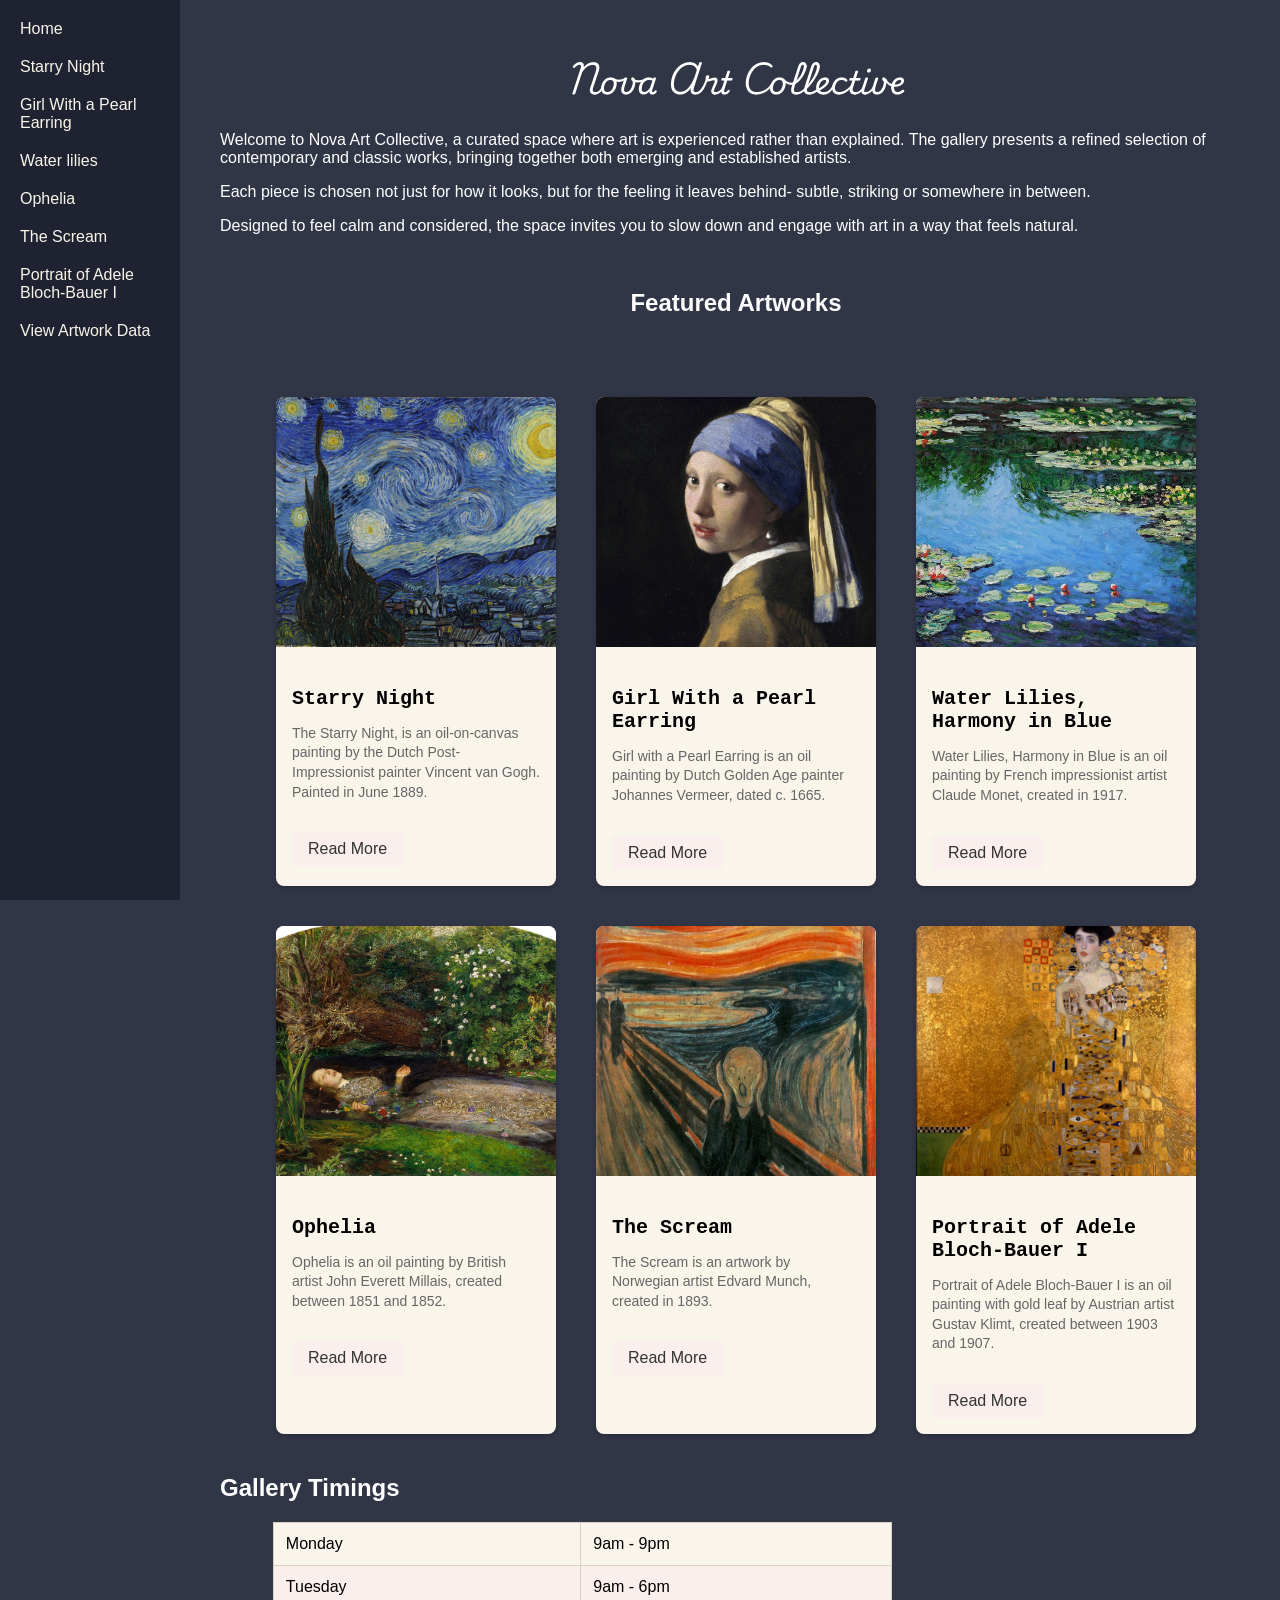
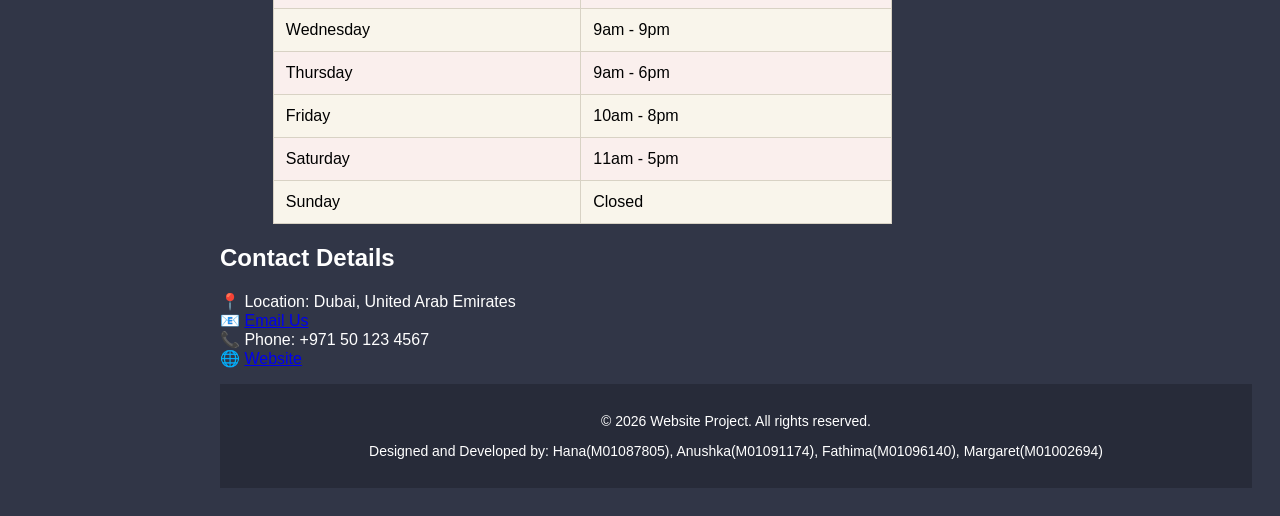
<file: index.html>
<!DOCTYPE html>
<html lang = "en">
<head> 
	<meta charset="utf-8">
	<meta name="viewport" content="width=device-width, initial-scale=1">
	<link rel="preconnect" href="https://fonts.googleapis.com">
	<link rel="preconnect" href="https://fonts.gstatic.com" crossorigin>
	<link href="https://fonts.googleapis.com/css2?family=Playwrite+IE:wght@100..400&display=swap" rel="stylesheet">
	
	<title>Nova Art Collective</title>
	<link type="text/css" rel="stylesheet" href="css_style.css">
   
</head>

<body class="main_page">

<nav class="side_bar">
	<ul>
		<li> <a href="index.html">Home</a></li>
		<li> <a href="starry-night.html">Starry Night</a></li>
		<li> <a href="girl-pearl.html">Girl With a Pearl Earring</a></li>
		<li> <a href="water-lilies.html"> Water lilies</a></li>
		<li> <a href="ophelia.html"> Ophelia</a></li>
		<li> <a href="scream.html"> The Scream</a></li>
		<li> <a href="klimt.html"> Portrait of Adele Bloch-Bauer I</a></li>
		<li> <a href="artworks.xml"> View Artwork Data</a></li>
	</ul>
</nav>

<h1 style="text-align: center;">Nova Art Collective</h1>

<p>Welcome to Nova Art Collective, a curated space where art is experienced rather than explained. The gallery presents a refined selection of contemporary and classic works, bringing together both emerging and established artists.</p>
<p>Each piece is chosen not just for how it looks, but for the feeling it leaves behind- subtle, striking or somewhere in between.</p>

<p>Designed to feel calm and considered, the space invites you to slow down and engage with art in a way that feels natural.</p>

<br>
<h2 style="text-align: center;">Featured Artworks</h2>

    
	<div class="artwork-box">
		<!-- Artwork 1 -->
		<div class="box">
			<img src="Starry_Night.jpg">
			<div class="box-content">
				<h3> Starry Night</h3>
				<p>The Starry Night, is an oil-on-canvas painting by the Dutch Post-Impressionist painter Vincent van Gogh. 
				 Painted in June 1889.</p>
                <a href="starry-night.html" class="btn">Read More</a> 
			</div>
		</div>
		<!-- Artwork 2 -->
		<div class="box">
			<img src="Girl_with_a_Pearl_Earring.jpg">
			<div class="box-content">
				<h3> Girl With a Pearl Earring</h3>
				<p>Girl with a Pearl Earring is an oil painting by Dutch Golden Age painter Johannes Vermeer, dated c. 1665.</p>
				<a href="girl-pearl.html" class="btn">Read More</a>
			</div>
		</div>
		<!-- Artwork 3 -->
		<div class="box">
			<img src="water-lilies-harmony-in-blue.jpg">
			<div class="box-content">
				<h3>Water Lilies, Harmony in Blue</h3>
				<p>Water Lilies, Harmony in Blue is an oil painting by French impressionist artist Claude Monet, created in 1917.</p>
				<a href="water-lilies.html" class="btn">Read More</a>
			</div>
		</div>
		<!-- Artwork 4 -->
		<div class="box">
			<img src="John_Everett_Millais_-_Ophelia.jpg">
			<div class="box-content">
				<h3>Ophelia</h3>
				<p>Ophelia is an oil painting by British artist John Everett Millais, created between 1851 and 1852.</p>
				<a href="ophelia.html" class="btn">Read More</a>
			</div>
		</div>
		<!-- Artwork 5 -->
		<div class="box">
			<img src="The_Scream.jpg">
			<div class="box-content">
				<h3>The Scream</h3>
				<p>The Scream is an artwork by Norwegian artist Edvard Munch, created in 1893.</p>
				<a href="scream.html" class="btn">Read More</a>
			</div>
		</div>
		<!-- Artwork 6 -->
		<div class="box">
			<img src="Gustav_Klimt.jpg">
			<div class="box-content">
				<h3>Portrait of Adele Bloch-Bauer I</h3>
				<p>Portrait of Adele Bloch-Bauer I is an oil painting with gold leaf by Austrian artist Gustav Klimt, created between 1903 and 1907.</p>
				<a href="klimt.html" class="btn">Read More</a>
			</div>
		</div>
	</div>        
	


<h2>Gallery Timings</h2>
<table class="timings">

<tr>
    <td>Monday</td>
    <td>9am - 9pm</td>
</tr>

<tr>
    <td>Tuesday</td>
    <td>9am - 6pm</td>
</tr>

<tr>
    <td>Wednesday</td>
    <td>9am - 9pm</td>
</tr>

<tr>
    <td>Thursday</td>
    <td>9am - 6pm</td>
</tr>

<tr>
    <td>Friday</td>
    <td>10am - 8pm</td>
</tr>

<tr>
    <td>Saturday</td>
    <td>11am - 5pm</td>
</tr>

<tr>
    <td>Sunday</td>
    <td>Closed</td>
</tr>
</table>


<h2>Contact Details</h2>

<p>
📍 Location: Dubai, United Arab Emirates <br>
📧 <a href="mailto:name@domain.com">Email Us</a> <br>
📞 Phone: +971 50 123 4567 <br>
🌐 <a href="https://www.NovaArtCollective.com">Website</a>
</p>
<footer>
	<p>&copy; 2026 Website Project. All rights reserved.</p>
	<p>Designed and Developed by: Hana(M01087805), Anushka(M01091174), Fathima(M01096140), Margaret(M01002694)</p>
</footer>	

</body>
</html>
</file>
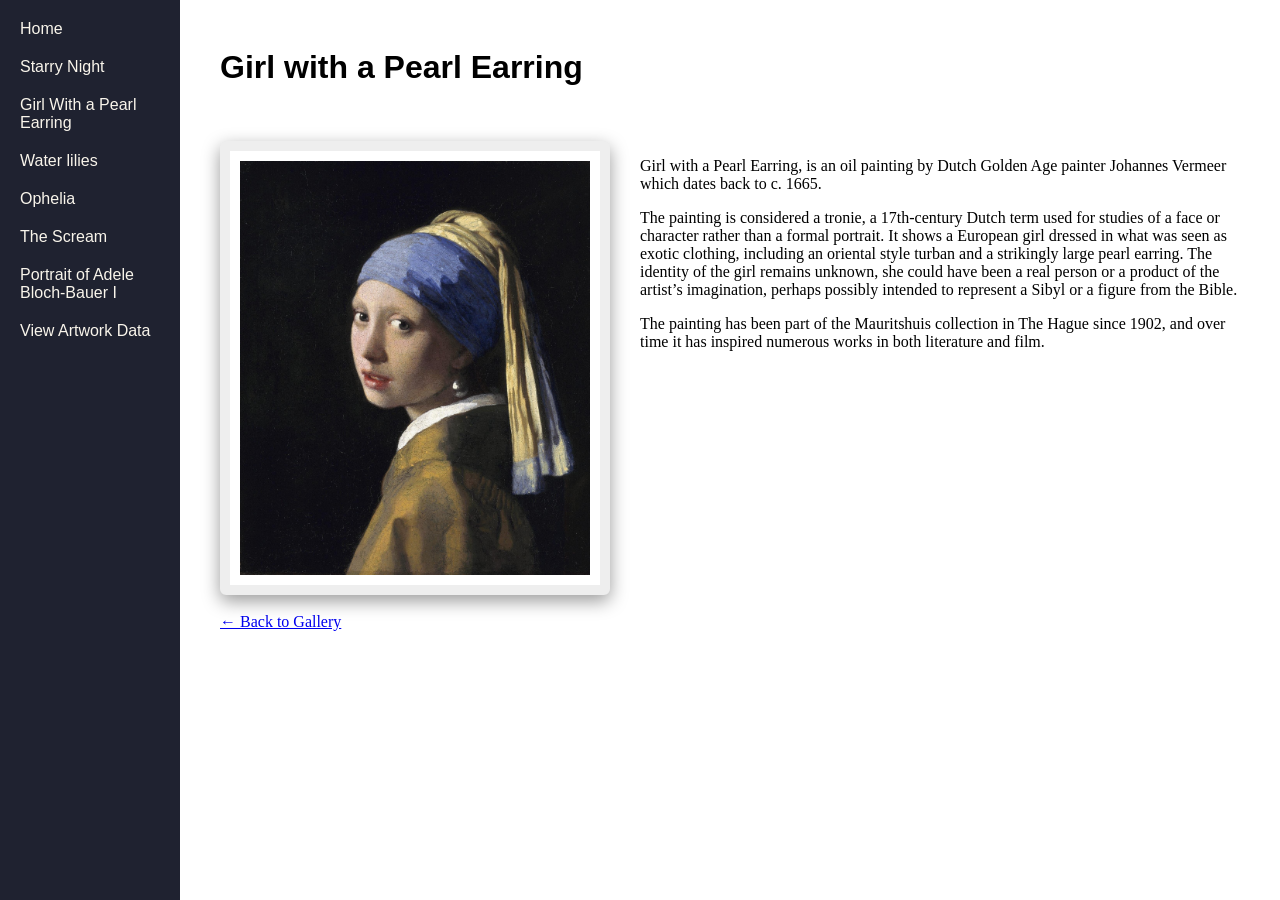
<file: girl-pearl.html>
<!DOCTYPE html>
<html lang = "en">
<html>
<head> 
	<meta charset="utf-8">
	<meta name="viewport" content="width=device-width, initial-scale=1">
	<link rel="preconnect" href="https://fonts.googleapis.com">
	<link rel="preconnect" href="https://fonts.gstatic.com" crossorigin>
	<link href="https://fonts.googleapis.com/css2?family=Playwrite+IE:wght@100..400&display=swap" rel="stylesheet">
	
    <title>Girl with a Pearl Earring, Nova Art Collective</title>
	<link type="text/css" rel="stylesheet" href="css_style.css">
</head>

<body class="girl_pearl">

<nav class="side_bar">
	<ul>
		<li> <a href="index.html">Home</a></li>
		<li> <a href="starry-night.html">Starry Night</a></li>
		<li> <a href="girl-pearl.html">Girl With a Pearl Earring</a></li>
		<li> <a href="water-lilies.html"> Water lilies</a></li>
		<li> <a href="ophelia.html"> Ophelia</a></li>
		<li> <a href="scream.html"> The Scream</a></li>
		<li> <a href="klimt.html"> Portrait of Adele Bloch-Bauer I</a></li>
		<li> <a href="artworks.xml"> View Artwork Data</a></li>
	</ul>
</nav>

<h1>Girl with a Pearl Earring</h1>

<div class= "art_container">
	<img src="Girl_with_a_Pearl_Earring.jpg" width="300">
	<div class = "description">
		<p>Girl with a Pearl Earring, is an oil painting by Dutch Golden Age painter Johannes Vermeer which dates back to c. 1665. </p> 

		<p>The painting is considered a tronie, a 17th-century Dutch term used for studies of a face or character rather than a formal portrait. It shows a European girl dressed in what was seen as exotic clothing, including an oriental style turban and a strikingly large pearl earring. The identity of the girl remains unknown, she could have been a real person or a product of the artist’s imagination, perhaps possibly intended to represent a Sibyl or a figure from the Bible. </p>

		<p>The painting has been part of the Mauritshuis collection in The Hague since 1902, and over time it has inspired numerous works in both literature and film.</p>
	</div>
</div>
<br>
<a href="index.html">← Back to Gallery</a>

</body>
</html>
</file>
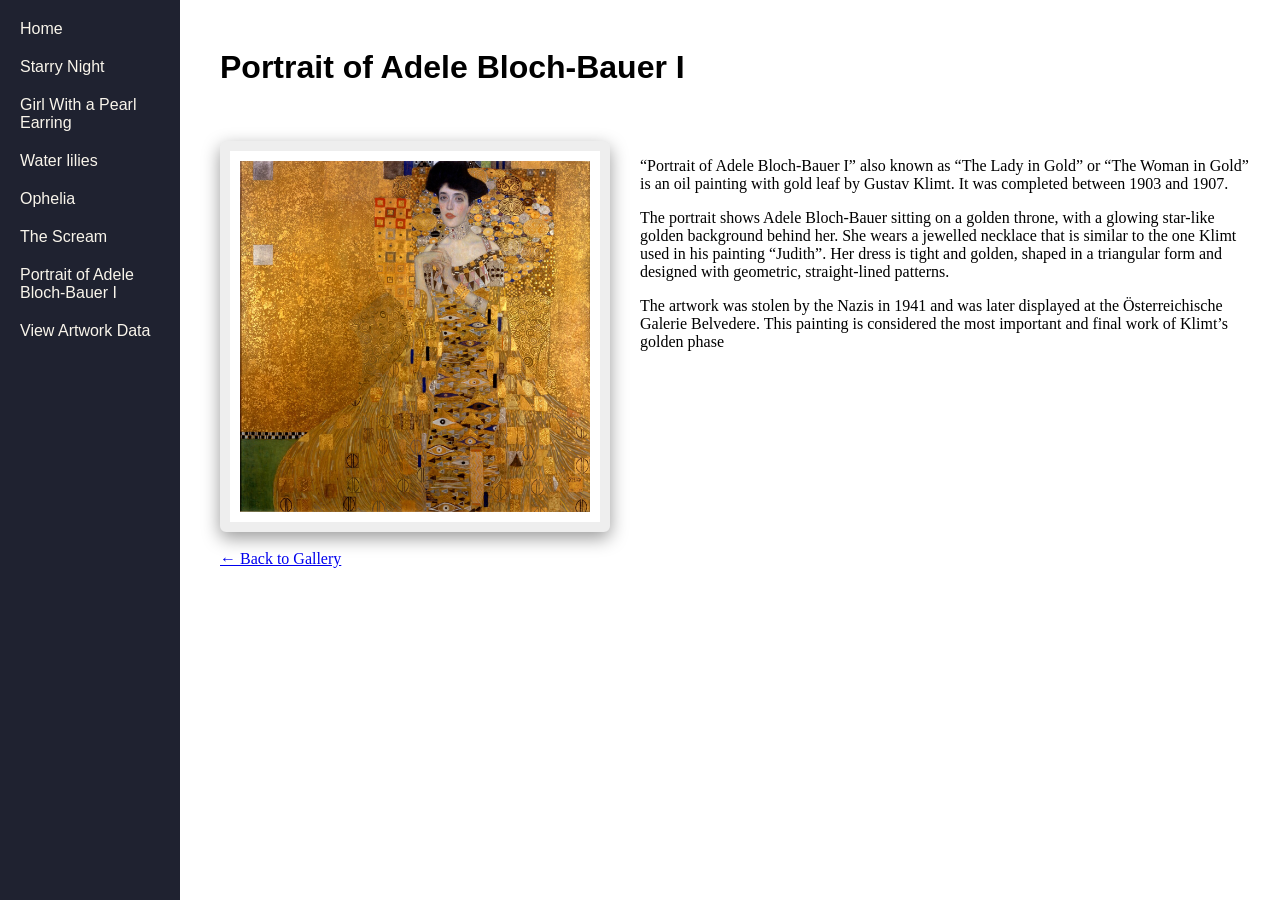
<file: klimt.html>
<!DOCTYPE html>
<html lang = "en">
<html>
<head> 
	<meta charset="utf-8">
	<meta name="viewport" content="width=device-width, initial-scale=1">
	<link rel="preconnect" href="https://fonts.googleapis.com">
	<link rel="preconnect" href="https://fonts.gstatic.com" crossorigin>
	<link href="https://fonts.googleapis.com/css2?family=Playwrite+IE:wght@100..400&display=swap" rel="stylesheet">
	
    <title>Portrait of Adele Bloch-Bauer I, Nova Art Collective</title>
	<link type="text/css" rel="stylesheet" href="css_style.css">
</head>

<body class="adele">

<nav class="side_bar">
	<ul>
		<li> <a href="index.html">Home</a></li>
		<li> <a href="starry-night.html">Starry Night</a></li>
		<li> <a href="girl-pearl.html">Girl With a Pearl Earring</a></li>
		<li> <a href="water-lilies.html"> Water lilies</a></li>
		<li> <a href="ophelia.html"> Ophelia</a></li>
		<li> <a href="scream.html"> The Scream</a></li>
		<li> <a href="klimt.html"> Portrait of Adele Bloch-Bauer I</a></li>
		<li> <a href="artworks.xml"> View Artwork Data</a></li>
	</ul>
</nav>

<h1>Portrait of Adele Bloch-Bauer I</h1>

<div class= "art_container">
	<img src="Gustav_Klimt.jpg" width="300">
	<div class = "description">
		<p>“Portrait of Adele Bloch-Bauer I” also known as “The Lady in Gold” or “The Woman in Gold” is an oil painting with gold leaf by Gustav Klimt. It was completed between 1903 and 1907. </p>

		<p>The portrait shows Adele Bloch-Bauer sitting on a golden throne, with a glowing star-like golden background behind her. She wears a jewelled necklace that is similar to the one Klimt used in his painting “Judith”. Her dress is tight and golden, shaped in a triangular form and designed with geometric, straight-lined patterns.</p>
		   
		<p>The artwork was stolen by the Nazis in 1941 and was later displayed at the Österreichische Galerie Belvedere. This painting is considered the most important and final work of Klimt’s golden phase</p>
	</div>
</div>
<br>
<a href="index.html">← Back to Gallery</a>

</body>
</html>
</file>
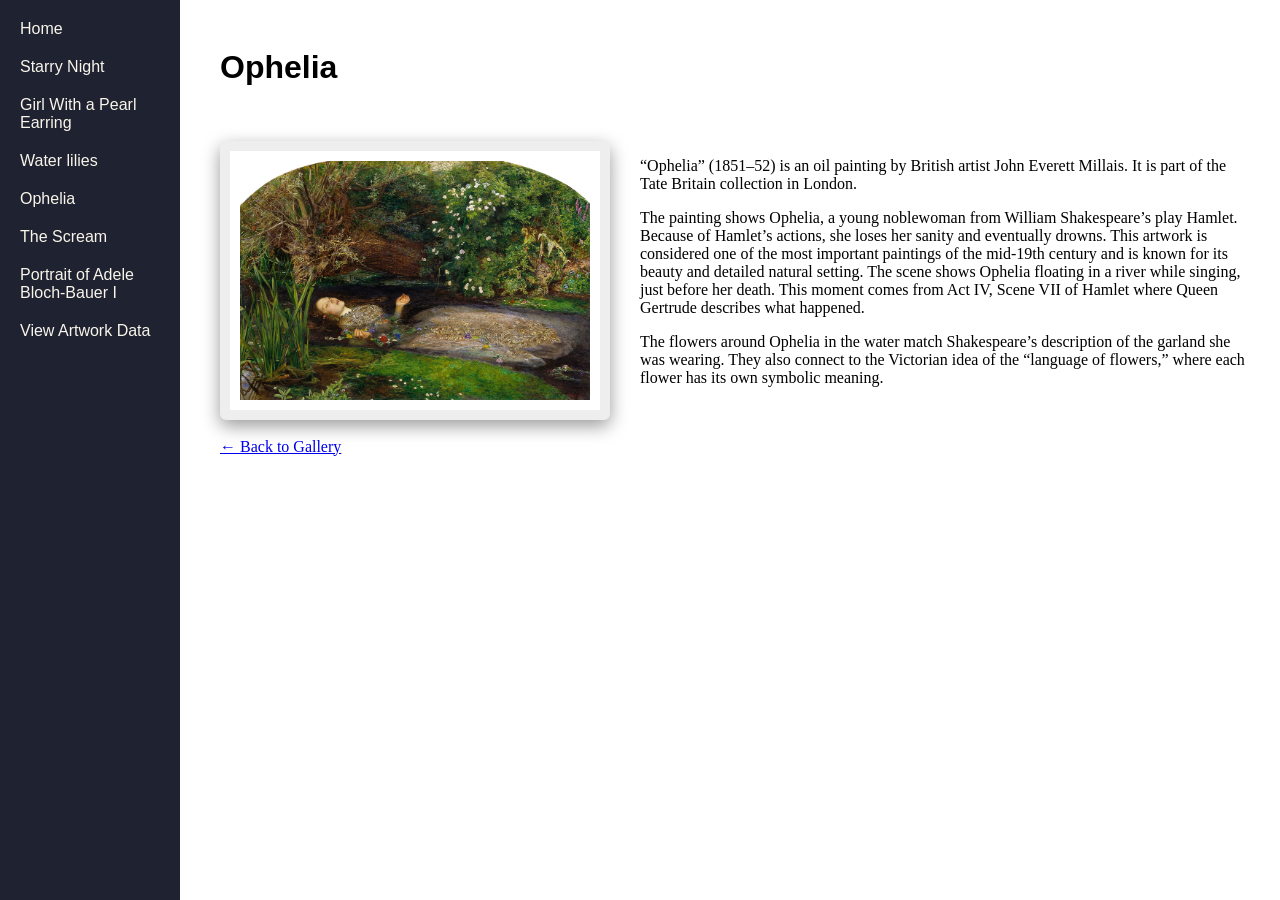
<file: ophelia.html>
<!DOCTYPE html>
<html lang = "en">
<html>
<head> 
	<meta charset="utf-8">
	<meta name="viewport" content="width=device-width, initial-scale=1">
	<link rel="preconnect" href="https://fonts.googleapis.com">
	<link rel="preconnect" href="https://fonts.gstatic.com" crossorigin>
	<link href="https://fonts.googleapis.com/css2?family=Playwrite+IE:wght@100..400&display=swap" rel="stylesheet">
	
    <title>Ophelia, Nova Art Collective</title>
	<link type="text/css" rel="stylesheet" href="css_style.css">
</head>

<body class="ophelia">

<nav class="side_bar">
	<ul>
		<li> <a href="index.html">Home</a></li>
		<li> <a href="starry-night.html">Starry Night</a></li>
		<li> <a href="girl-pearl.html">Girl With a Pearl Earring</a></li>
		<li> <a href="water-lilies.html"> Water lilies</a></li>
		<li> <a href="ophelia.html"> Ophelia</a></li>
		<li> <a href="scream.html"> The Scream</a></li>
		<li> <a href="klimt.html"> Portrait of Adele Bloch-Bauer I</a></li>
		<li> <a href="artworks.xml"> View Artwork Data</a></li>
	</ul>
</nav>

<h1>Ophelia</h1>
<div class =  "art_container">
	<img src="John_Everett_Millais_-_Ophelia.jpg" width="300">
	<div class = "description">
		<p>“Ophelia” (1851–52) is an oil painting by British artist John Everett Millais. It is part of the Tate Britain collection in London.</p>

		<p>The painting shows Ophelia, a young noblewoman from William Shakespeare’s play Hamlet. Because of Hamlet’s actions, she loses her sanity and eventually drowns. This artwork is considered one of the most important paintings of the mid-19th century and is known for its beauty and detailed natural setting.

		The scene shows Ophelia floating in a river while singing, just before her death. This moment comes from Act IV, Scene VII of Hamlet where Queen Gertrude describes what happened.</p>

		<p>The flowers around Ophelia in the water match Shakespeare’s description of the garland she was wearing. They also connect to the Victorian idea of the “language of flowers,” where each flower has its own symbolic meaning.</p>
	</div>
</div>
<br>
<a href="index.html">← Back to Gallery</a>

</body>
</html>
</file>
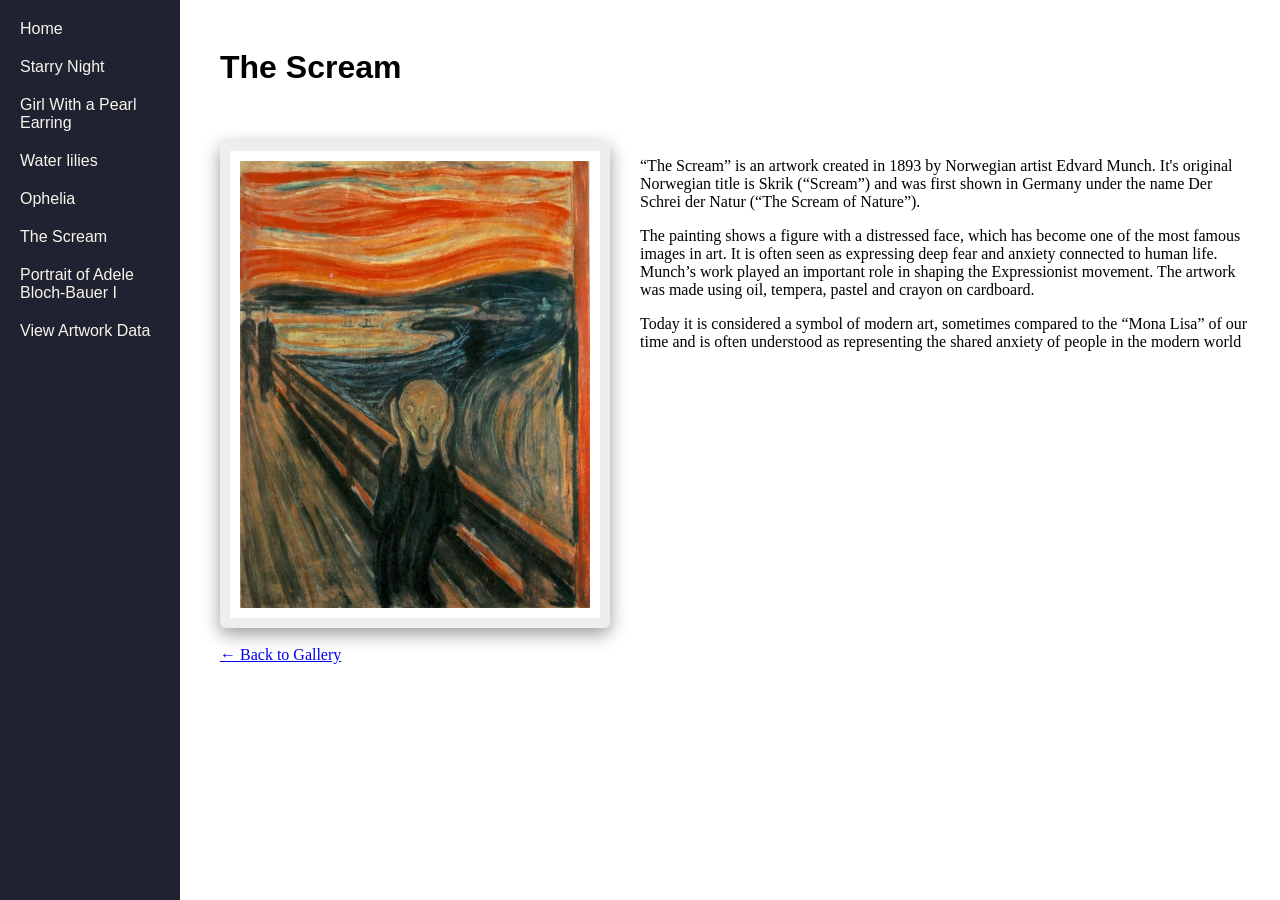
<file: scream.html>
<!DOCTYPE html>
<html lang = "en">
<html>
<head> 
	<meta charset="utf-8">
	<meta name="viewport" content="width=device-width, initial-scale=1">
	<link rel="preconnect" href="https://fonts.googleapis.com">
	<link rel="preconnect" href="https://fonts.gstatic.com" crossorigin>
	<link href="https://fonts.googleapis.com/css2?family=Playwrite+IE:wght@100..400&display=swap" rel="stylesheet">
	
    <title>The Scream, Nova Art Collective</title>
	<link type="text/css" rel="stylesheet" href="css_style.css">
</head>

<body class="scream">

<nav class="side_bar">
	<ul>
		<li> <a href="index.html">Home</a></li>
		<li> <a href="starry-night.html">Starry Night</a></li>
		<li> <a href="girl-pearl.html">Girl With a Pearl Earring</a></li>
		<li> <a href="water-lilies.html"> Water lilies</a></li>
		<li> <a href="ophelia.html"> Ophelia</a></li>
		<li> <a href="scream.html"> The Scream</a></li>
		<li> <a href="klimt.html"> Portrait of Adele Bloch-Bauer I</a></li>
		<li> <a href="artworks.xml"> View Artwork Data</a></li>
	</ul>
</nav>

<h1>The Scream</h1>

<div class= "art_container">
	<img src="The_Scream.jpg" width="300">
	<div class = "description">
		<p>“The Scream” is an artwork created in 1893 by Norwegian artist Edvard Munch. It's original Norwegian title is Skrik (“Scream”) and was first shown in Germany under the name Der Schrei der Natur (“The Scream of Nature”). </p>

		</p>The painting shows a figure with a distressed face, which has become one of the most famous images in art. It is often seen as expressing deep fear and anxiety connected to human life.
		Munch’s work played an important role in shaping the Expressionist movement. The artwork was made using oil, tempera, pastel and crayon on cardboard. </p>

		<p>Today it is considered a symbol of modern art, sometimes compared to the “Mona Lisa” of our time and is often understood as representing the shared anxiety of people in the modern world </p>
	</div>
</div>
<br>
<a href="index.html">← Back to Gallery</a>

</body>
</html>
</file>
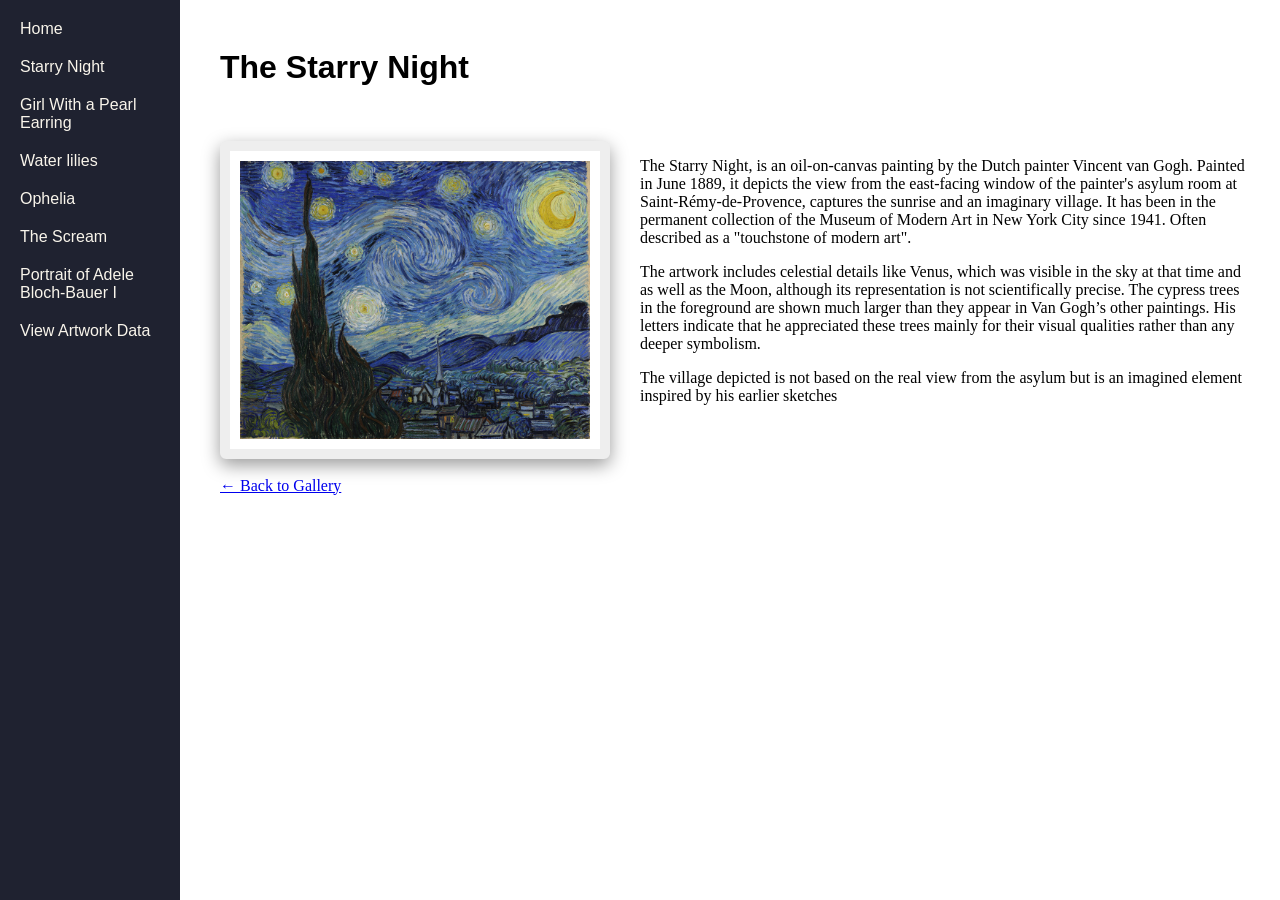
<file: starry-night.html>
<!DOCTYPE html>
<html lang = "en">
<html>
<head> 
	<meta charset="utf-8">
	<meta name="viewport" content="width=device-width, initial-scale=1">
	<link rel="preconnect" href="https://fonts.googleapis.com">
	<link rel="preconnect" href="https://fonts.gstatic.com" crossorigin>
	<link href="https://fonts.googleapis.com/css2?family=Playwrite+IE:wght@100..400&display=swap" rel="stylesheet">
	
    <title>The Starry Night, Nova Art Collective</title>
	<link type="text/css" rel="stylesheet" href="css_style.css">
</head>

<body class="starry_night">

<nav class="side_bar">
	<ul>
		<li> <a href="index.html">Home</a></li>
		<li> <a href="starry-night.html">Starry Night</a></li>
		<li> <a href="girl-pearl.html">Girl With a Pearl Earring</a></li>
		<li> <a href="water-lilies.html"> Water lilies</a></li>
		<li> <a href="ophelia.html"> Ophelia</a></li>
		<li> <a href="scream.html"> The Scream</a></li>
		<li> <a href="klimt.html"> Portrait of Adele Bloch-Bauer I</a></li>
		<li> <a href="artworks.xml"> View Artwork Data</a></li>
	</ul>
</nav>

<h1>The Starry Night</h1>
 
<div class= "art_container">	
	<img src="Starry_Night.jpg" width="300">
	<div class = "description">
		<p>The Starry Night, is an oil-on-canvas painting by the Dutch painter Vincent van Gogh. Painted in June 1889, it depicts the view from the east-facing window of the painter's asylum room at Saint-Rémy-de-Provence, captures the sunrise and an imaginary village. It has been in the permanent collection of the Museum of Modern Art in New York City since 1941.
		Often described as a "touchstone of modern art".</p> 

		<p>The artwork includes celestial details like Venus, which was visible in the sky at that time and as well as the Moon, although its representation is not scientifically precise. The cypress trees in the foreground are shown much larger than they appear in Van Gogh’s other paintings. His letters indicate that he appreciated these trees mainly for their visual qualities rather than any deeper symbolism.</p>

		<p>The village depicted is not based on the real view from the asylum but is an imagined element inspired by his earlier sketches</p> 
	</div>
</div>
<br>
<a href="index.html">← Back to Gallery</a>

</body>
</html>
</file>
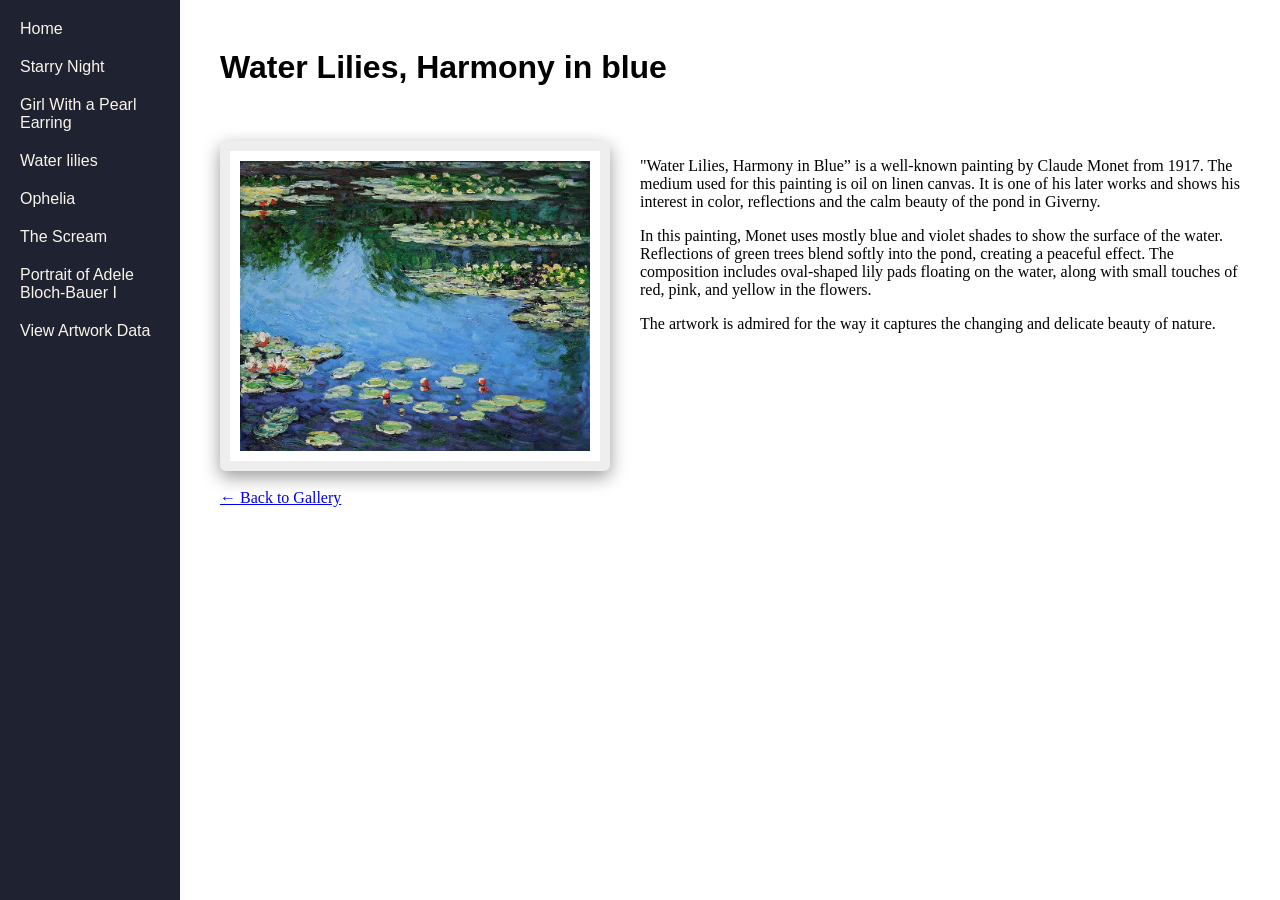
<file: water-lilies.html>
<!DOCTYPE html>
<html lang = "en">
<html>
<head>
	<meta charset="utf-8">
	<meta name="viewport" content="width=device-width, initial-scale=1">
	<link rel="preconnect" href="https://fonts.googleapis.com">
	<link rel="preconnect" href="https://fonts.gstatic.com" crossorigin>
	<link href="https://fonts.googleapis.com/css2?family=Playwrite+IE:wght@100..400&display=swap" rel="stylesheet"> 
	
    <title>Water Lilies, Harmony in blue, Nova Art Collective</title>
	<link type="text/css" rel="stylesheet" href="css_style.css">
</head>

<body class="lilies">

<nav class="side_bar">
	<ul>
		<li> <a href="index.html">Home</a></li>
		<li> <a href="starry-night.html">Starry Night</a></li>
		<li> <a href="girl-pearl.html">Girl With a Pearl Earring</a></li>
		<li> <a href="water-lilies.html"> Water lilies</a></li>
		<li> <a href="ophelia.html"> Ophelia</a></li>
		<li> <a href="scream.html"> The Scream</a></li>
		<li> <a href="klimt.html"> Portrait of Adele Bloch-Bauer I</a></li>
		<li> <a href="artworks.xml"> View Artwork Data</a></li>
	</ul>
</nav>

<h1>Water Lilies, Harmony in blue</h1>

<div class="art_container">
	<img src="water-lilies-harmony-in-blue.jpg" width="300">
	<div class = "description">
		<p>"Water Lilies, Harmony in Blue” is a well-known painting by Claude Monet from 1917. The medium used for this painting is oil on linen canvas. It is one of his later works and shows his interest in color, reflections and the calm beauty of the pond in Giverny. </p> 

		<p>In this painting, Monet uses mostly blue and violet shades to show the surface of the water. Reflections of green trees blend softly into the pond, creating a peaceful effect. The composition includes oval-shaped lily pads floating on the water, along with small touches of red, pink, and yellow in the flowers.</p>

		<p>The artwork is admired for the way it captures the changing and delicate beauty of nature.</p> 
	</div>
</div>
<br>
<a href="index.html">← Back to Gallery</a>

</body>
</html>
</file>
<file: css_style.css>
.main_page{
	margin-left:200px;
	padding:20px;
	box-sizing: border-box;
	font-family: Verdana , sans-serif;
	background-color: #313647;
}

.main_page h1, h2, p {
	color: white;
}

.main_page h1 {font-family: "Playwrite IE", cursive;}

.artwork-box
{
	display: flex;
	justify-content: center;
	flex-wrap: wrap;
	margin-top: 60px;
}	
.box{
	width:280px;
	background-color: #F9F5EB;
	border-radius: 8px;
	overflow: hidden;
	box-shadow: 0px 2px 4px rgba(0,0,0,0.2);
	margin:20px;
}
.box img{
	width:100%;
	height: 250px;
	object-fit: cover;
}
.box-content{
	padding: 16px;
}
.box-content h3{
	font-size: 20px;
	margin-bottom: 8px;
	font-family: Courier New, monospace;
}
.box-content p{
	color: #666;
	font-size: 14px;
	line-height: 1.4;
}
.box-content .btn{
	display: inline-block;
	padding: 8px 16px;
	background-color: #FAEFED;
	text-decoration: none;
	border-radius: 4px;
	margin-top: 16px;
	color: #333;
}

.box:hover {
	background-color: #F9F5F6;
	transform: translateY(-8px);
    box-shadow: 0px 2px 4px rgba(0,0,0,2);
}

/* css for starry night webpage*/
.starry_night .art_container img {
	width: 350px;
	border: 10px solid #eee;
	padding: 10px;
	background: white;
	box-shadow: 0px 6px 18px rgba(0,0,0,0.4);
	border-radius: 6px;
	animation: slideIn 1s ease-out forwards;
	opacity: 0;
}
@keyframes slideIn{
	from { transform: translateX(-40px);
	opacity: 0;
	}
	to { transform: translateX(0);
	opacity: 1;
	}
}
.starry_night .description p{ color: black;}
.starry_night .art_container{
	display: flex;
	align-items: flex-start;
	gap: 30px;
	margin-top: 55px;
}
.starry_night h1 { font-family: "Roboto Condensed", sans-serif;}
.starry_night {
	background-color: F9F5EB;
	margin-left: 200px;
	padding: 20px;}
	
/*css for girl with pearl earring*/
.girl_pearl .art_container img {
	width: 350px;
	border: 10px solid #eee;
	padding: 10px;
	background: white;
	box-shadow: 0px 6px 18px rgba(0,0,0,0.4);
	border-radius: 6px;
	animation: slideIn 1s ease-out forwards;
	opacity: 0;
}
@keyframes slideIn{
	from { transform: translateX(-40px);
	opacity: 0;
	}
	to { transform: translateX(0);
	opacity: 1;
	}
}
.girl_pearl .description p{ color: black;}
.girl_pearl .art_container{
	display: flex;
	align-items: flex-start;
	gap: 30px;
	margin-top: 55px;
}
.girl_pearl h1 { font-family: "Roboto Condensed", sans-serif;}
.girl_pearl {
	background-color: F9F5EB;
	margin-left: 200px;
	padding: 20px;}	


/*css for water lilies*/
.lilies .art_container img {
	width: 350px;
	border: 10px solid #eee;
	padding: 10px;
	background: white;
	box-shadow: 0px 6px 18px rgba(0,0,0,0.4);
	border-radius: 6px;
	animation: slideIn 1s ease-out forwards;
	opacity: 0;
}
@keyframes slideIn{
	from { transform: translateX(-40px);
	opacity: 0;
	}
	to { transform: translateX(0);
	opacity: 1;
	}
}
.lilies .description p{ color: black;}
.lilies .art_container{
	display: flex;
	align-items: flex-start;
	gap: 30px;
	margin-top: 55px;
}
.lilies h1 { font-family: "Roboto Condensed", sans-serif;}
.lilies {
	background-color: F9F5EB;
	margin-left: 200px;
	padding: 20px;}	

/*css for ophelia*/
.ophelia .art_container img {
	width: 350px;
	border: 10px solid #eee;
	padding: 10px;
	background: white;
	box-shadow: 0px 6px 18px rgba(0,0,0,0.4);
	border-radius: 6px;
	animation: slideIn 1s ease-out forwards;
	opacity: 0;
}
@keyframes slideIn{
	from { transform: translateX(-40px);
	opacity: 0;
	}
	to { transform: translateX(0);
	opacity: 1;
	}
}
.ophelia .description p{ color: black;}
.ophelia .art_container{
	display: flex;
	align-items: flex-start;
	gap: 30px;
	margin-top: 55px;
}
.ophelia h1 { font-family: "Roboto Condensed", sans-serif;}
.ophelia {
	background-color: F9F5EB;
	margin-left: 200px;
	padding: 20px;}	

/*css for scream*/
.scream .art_container img {
	width: 350px;
	border: 10px solid #eee;
	padding: 10px;
	background: white;
	box-shadow: 0px 6px 18px rgba(0,0,0,0.4);
	border-radius: 6px;
	animation: slideIn 1s ease-out forwards;
	opacity: 0;
}
@keyframes slideIn{
	from { transform: translateX(-40px);
	opacity: 0;
	}
	to { transform: translateX(0);
	opacity: 1;
	}
}
.scream .description p{ color: black;}
.scream .art_container{
	display: flex;
	align-items: flex-start;
	gap: 30px;
	margin-top: 55px;
}
.scream h1 { font-family: "Roboto Condensed", sans-serif;}
.scream {
	background-color: F9F5EB;
	margin-left: 200px;
	padding: 20px;}	

/*css for adele*/
.adele .art_container img {
	width: 350px;
	border: 10px solid #eee;
	padding: 10px;
	background: white;
	box-shadow: 0px 6px 18px rgba(0,0,0,0.4);
	border-radius: 6px;
	animation: slideIn 1s ease-out forwards;
	opacity: 0;
}
@keyframes slideIn{
	from { transform: translateX(-40px);
	opacity: 0;
	}
	to { transform: translateX(0);
	opacity: 1;
	}
}
.adele .description p{ color: black;}
.adele .art_container{
	display: flex;
	align-items: flex-start;
	gap: 30px;
	margin-top: 55px;
}
.adele h1 { font-family: "Roboto Condensed", sans-serif;}
.adele  {
	background-color: F9F5EB;
	margin-left: 200px;
	padding: 20px;}	
	
/* css for navigation sidebar */
.side_bar {
	position: fixed;
	left:0;
	top: 0;
	width: 180px;
	height: 100%;
	background-color: #1f2230;
	padding-top: 40px
	box-shadow: 2px 0 8px rgba(0,0,0,0.3);
}

.side_bar ul {
	list-style: none;
	padding: 0;
	margin: 20px;
	font-family: Verdana , sans-serif;
}

.side_bar li {
	margin: 20px 0;
}

.side_bar a:hover {
	background-color: #313647;
}

.side_bar a{ 
	color: #F9F5EB;
	text-decoration: none;
}
.side_bar a:visited {
	color: ##F9F5F6;
	text-decoration: none:}

/*css for gallery timings*/
.timings {
	width: 60%;
	margin: 20px auto;
	border-collapse: collapse;
	background-color: #F9F5EB;
	font-family: Verdana , sans-serif;
	margin-right: 360px;
}
.timings td {
	padding: 12px;
	border: 1px solid #d8d2c4;
}
.timings tr:nth-child(even) {
	background-color: #FAEFED;
}
.timings tr:hover{
	background-color: #f3e9df;
	transition: 0.2s;
}

/*css for footer*/
footer {
	background-color: rgba(0,0,0,0.2);
	color: #fff;
	text-align: center;
	padding: 15px;
	font-size: 14px;
}
</file>
